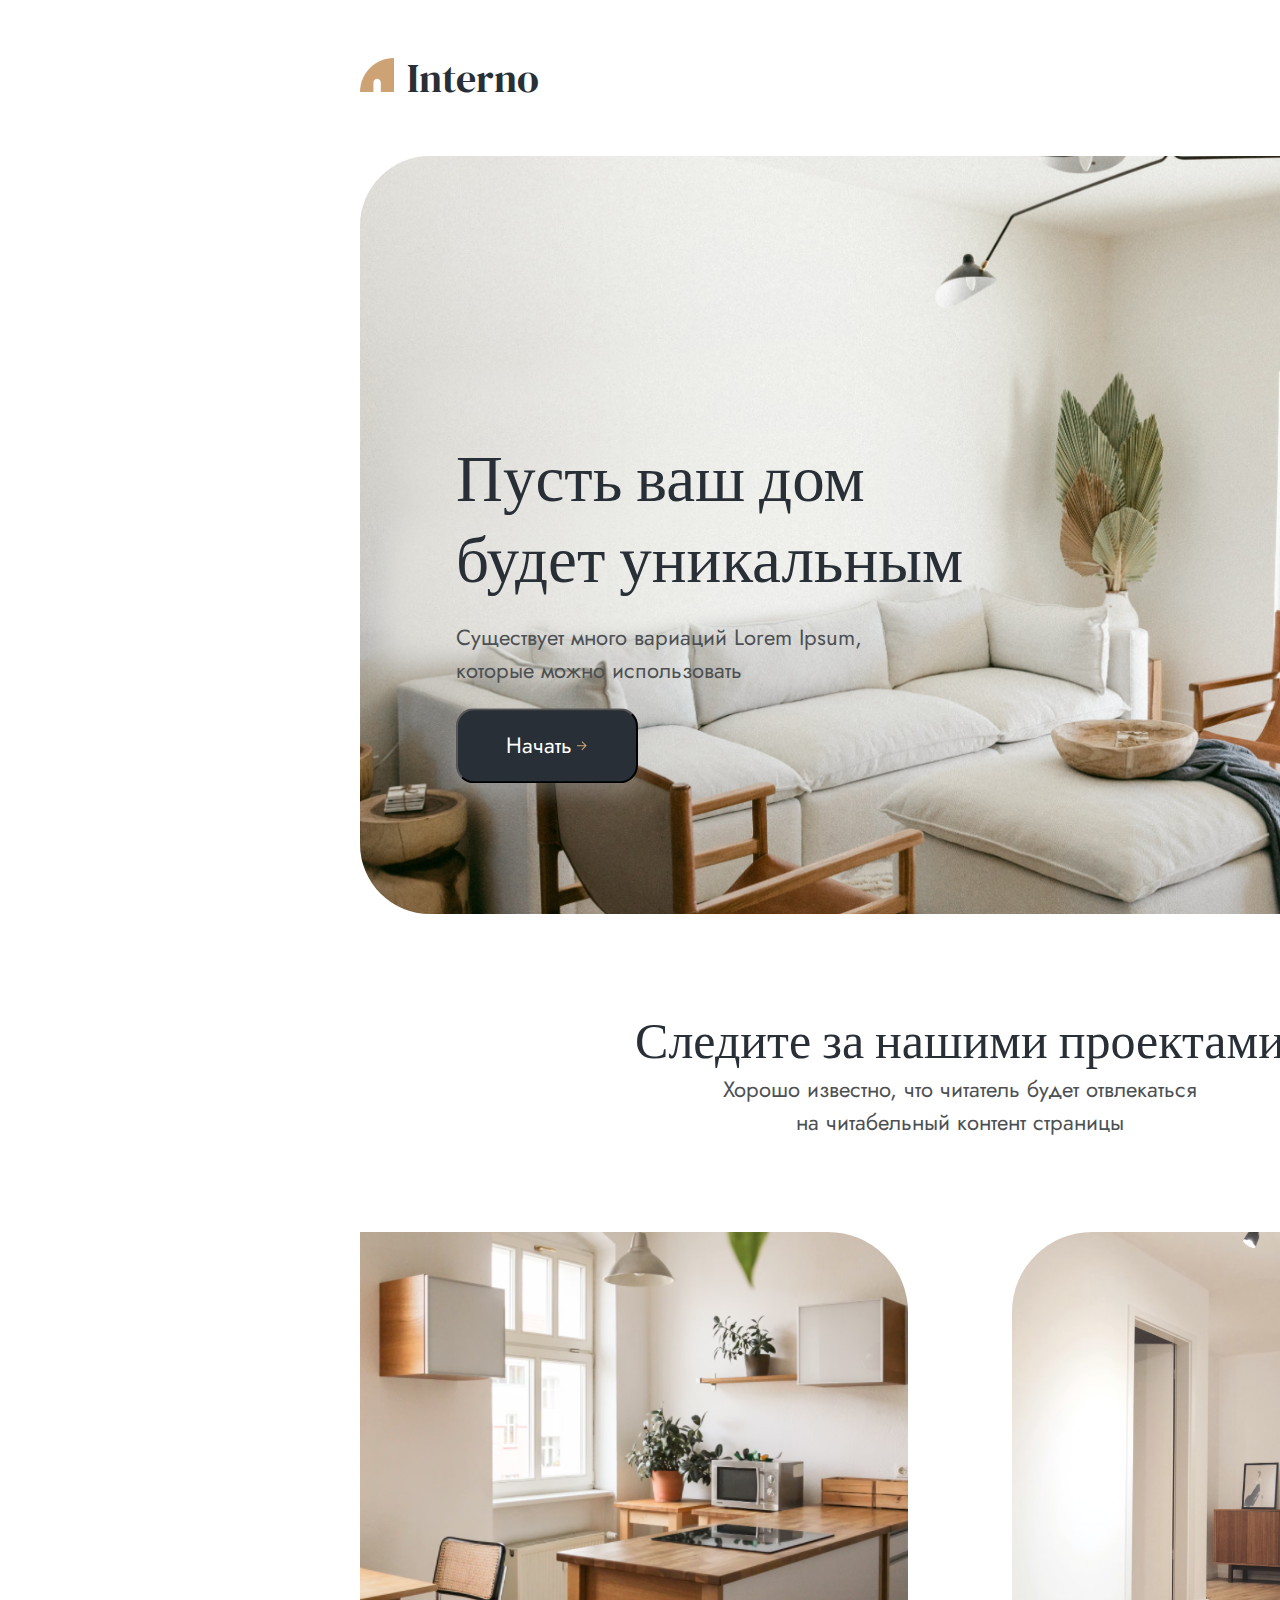
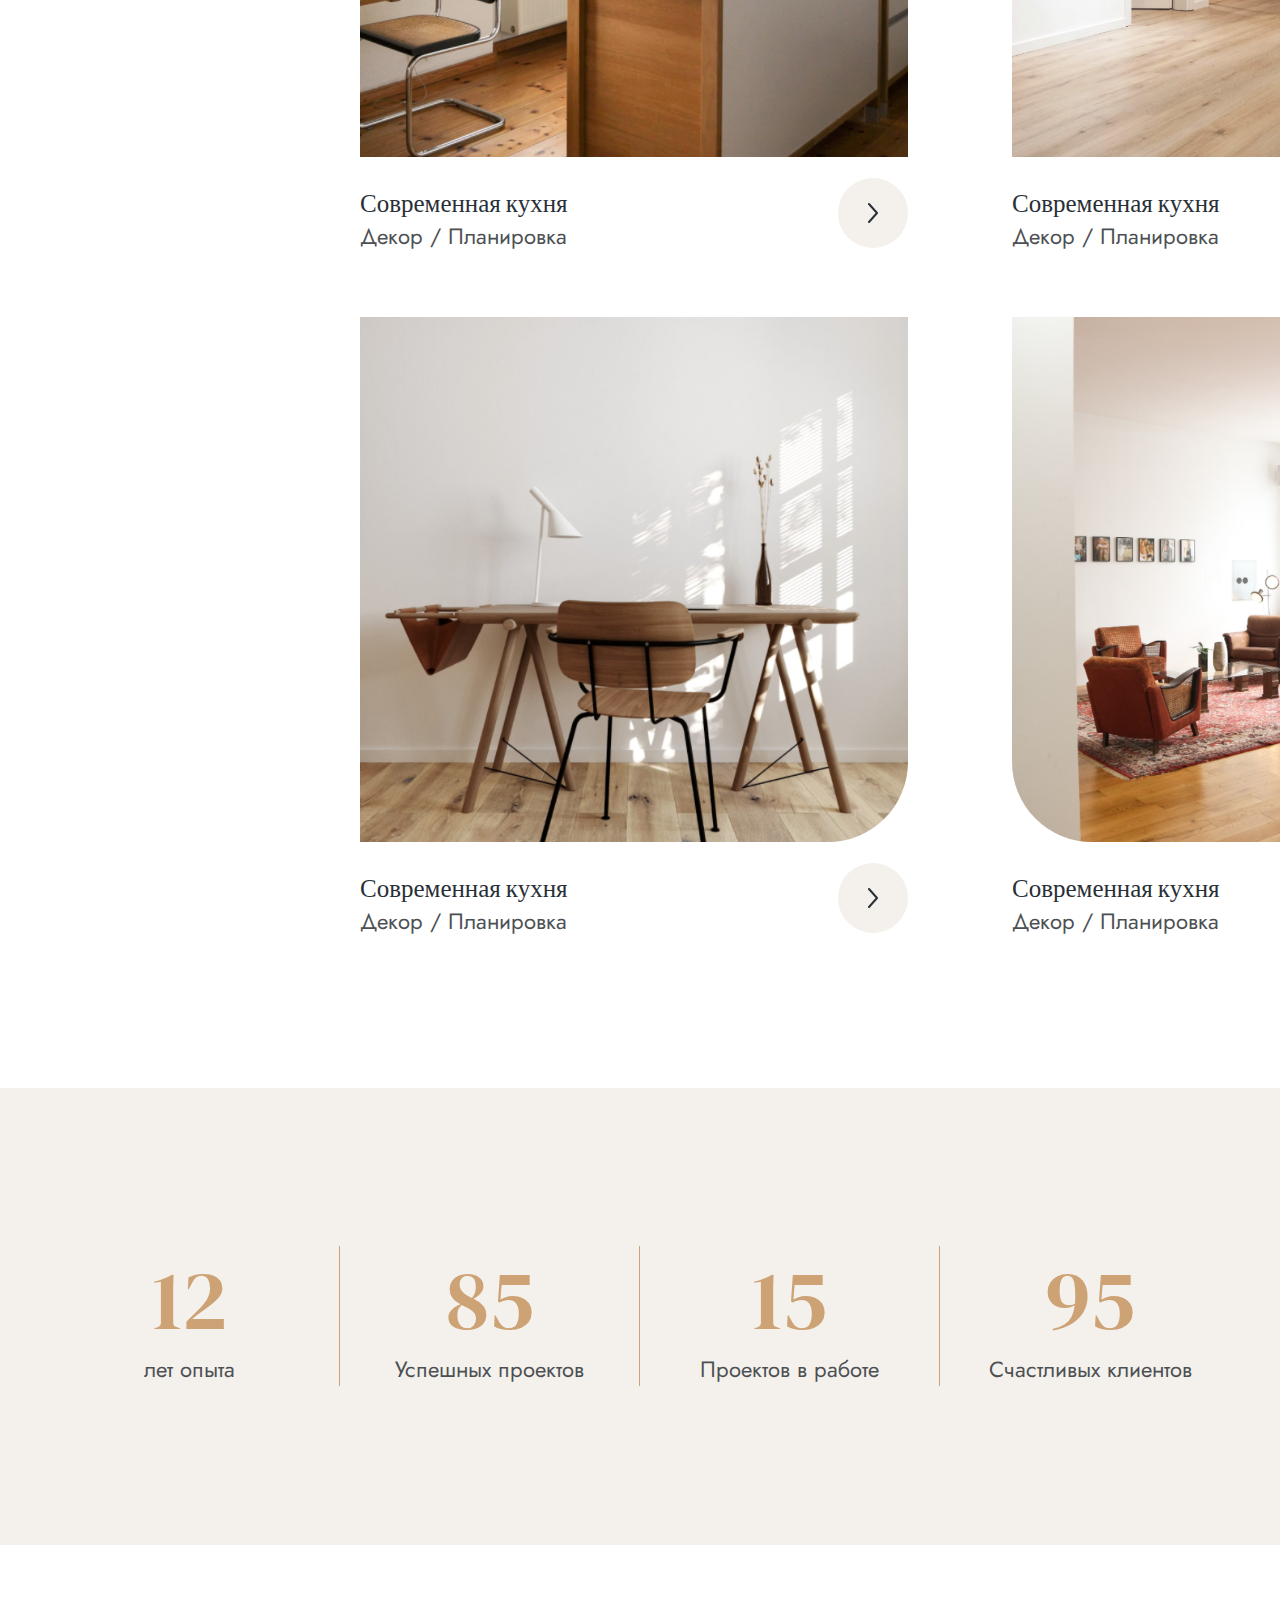
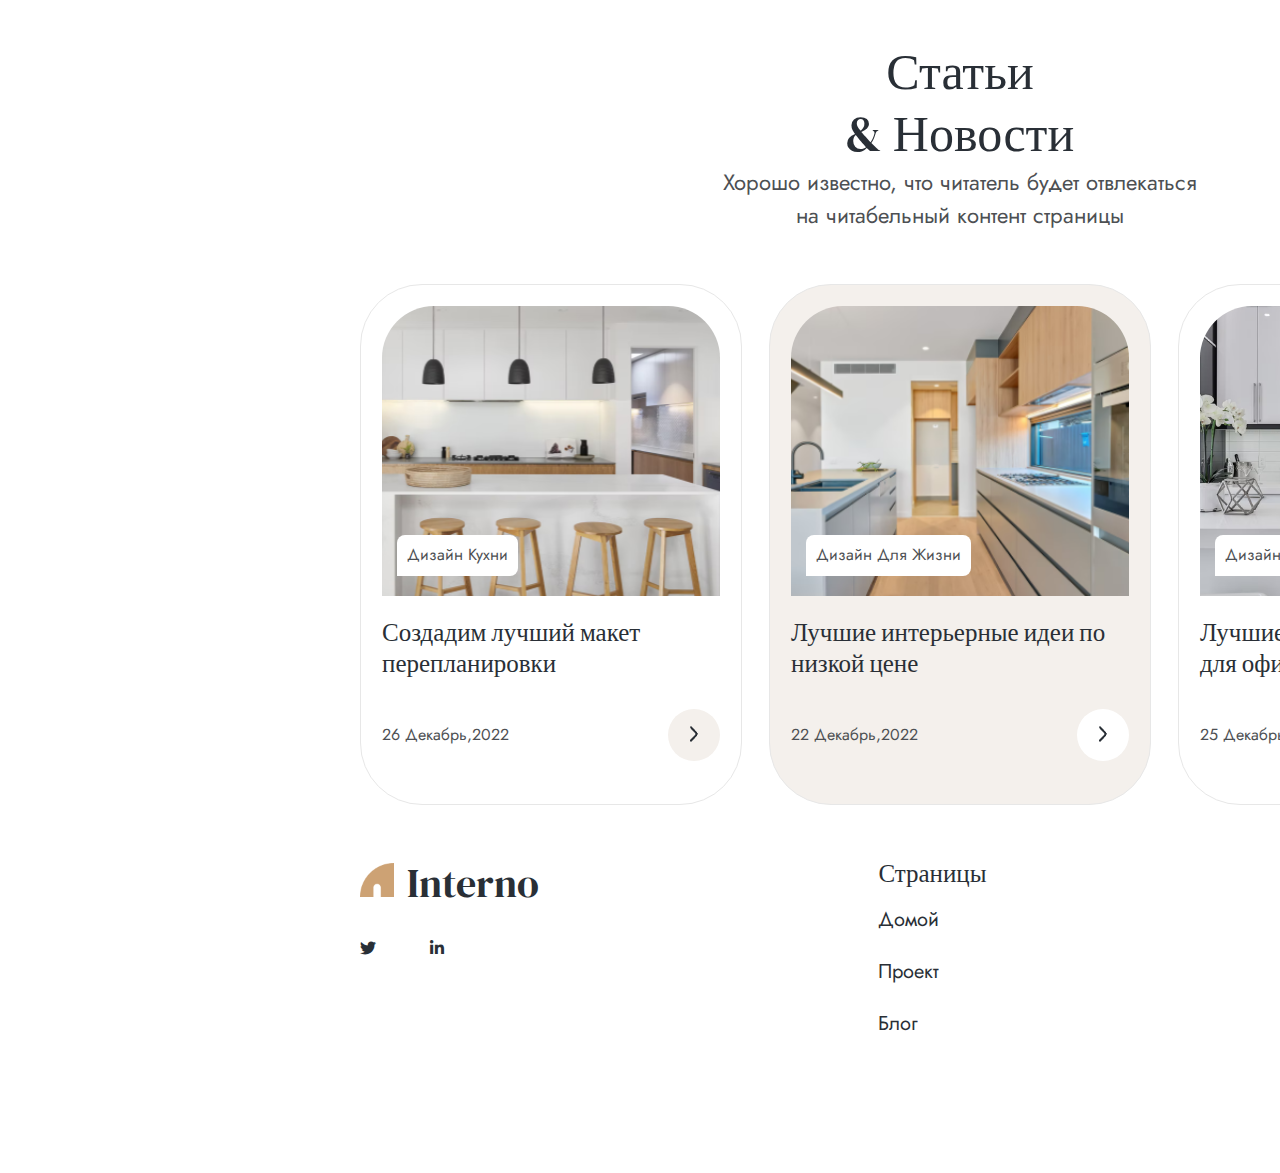
<file: index.html>
<!DOCTYPE html>
<html lang="en">

<head>
    <meta charset="UTF-8">
    <meta name="viewport" content="width=device-width, initial-scale=1.0">
    <title>interno</title>

    <link rel="stylesheet" href="styles.css">

    <link rel="stylesheet" href="https://cdnjs.cloudflare.com/ajax/libs/font-awesome/6.7.2/css/all.min.css">

    <link rel="preconnect" href="https://fonts.googleapis.com">
    <link rel="preconnect" href="https://fonts.gstatic.com" crossorigin>
    <link href="https://fonts.googleapis.com/css2?family=DM+Serif+Display:ital@0;1&family=Lato:ital,wght@0,100;0,300;0,400;0,700;0,900;1,100;1,300;1,400;1,700;1,900&display=swap" rel="stylesheet">

    <link rel="preconnect" href="https://fonts.googleapis.com">
    <link rel="preconnect" href="https://fonts.gstatic.com" crossorigin>
    <link href="https://fonts.googleapis.com/css2?family=DM+Serif+Display:ital@0;1&family=Jost:ital,wght@0,100..900;1,100..900&family=Lato:ital,wght@0,100;0,300;0,400;0,700;0,900;1,100;1,300;1,400;1,700;1,900&display=swap" rel="stylesheet">

</head>

<body>
    <div class="container">        
        <nav class="header">
            <div class="header-container">
                <div class="logo-nav">

                    <a href="#"><img class="logo-img" src="img/logo.png" alt="logo">
                        <span class="logo-text h1-text">Interno</span>
                    </a>
                    
                </div>
                <div class="menubar">
                    <ul class="nav">
                        <li class="nav-item"><a href="#" class="nav-link">Домой</a></li>
                        <li class="nav-item"><a href="#" class="nav-link">Проект</a></li>
                        <li class="nav-item"><a href="#" class="nav-link">Блог</a></li>
                    </ul>
                </div>
            </div>
        </nav>             
        <div class="banner">
           <div class="banner-container">
                <div class="banner_thumb banner-content">
                    <!--<img src="img/banner.png" alt="home-image">-->
                    <div class="subcontent">
                        <h1 class="sub-text h1-text flex-title"><span>Пусть ваш дом </span>
                            <span>будет уникальным</span></h1>
                        <p class="sub-p-text flex-p"><span>Существует много вариаций Lorem Ipsum,</span>
                        <span>которые можно использовать</span></p>
                        <button class="intro-button sub-p-text">
                            Начать 
                                <svg with="18" height="17" viewBox="0 0 18 17" fill="none" xmlns="http://www.w3.org/2000/svg">
                                    <path d="M1 8.43542L14.7232 8.29857M9.61818 1.91138L16.1412 8.43436L9.48677 15.0887"
                                        stroke="#CDA274" stroke-width="2" stroke-linecap="square" stroke-linejoin="round" />
                                </svg>                          
                        </button>
                    </div> 
                </div>
               <!-- <div class="subcontent">
                    <h1 class="sub-text h1-text">Пусть ваш дом будет уникальным</h1>
                    <p class="sub-p-text">Существует много вариаций Lorem Ipsum, которые можно использовать</p>
                    <button class="intro-button sub-p-text">Начать</button>
                </div> -->
            </div> 
        </div>
        
        <div class="project">
            <div class="project-wrapper">
                <div class="project-top">
                    <h1 class="title-heading">Следите за нашими проектами</h1>
                    <p class="text-heading flex-p">
                        <span>Хорошо известно, что читатель будет отвлекаться</span>
                        <span>на читабельный контент страницы</span>
                    </p>
                </div>
                <div class="project-content">
                    <div class="project-card">
                        <div class="project-card-image image-top-left"></div>
                        <div class="blog-card-content project-card-content">
                            <div class="flex-title-block">
                                <p class="blog-card-text">Современная кухня</p>
                                <p class="text-heading">Декор / Планировка</p>
                            </div>                           
                            <div class="project-card-bottom">
                                    <a href="#">
                                        <svg width="70" height="70" viewBox="0 0 70 70" fill="none">
                                            <!-- Круг -->
                                            <circle cx="35" cy="35" r="35" fill="#F4F0EC"></circle>       
                                            <!-- Стрелка -->
                                            <svg x="30" y="25" width="10" height="20" viewBox="0 0 10 20" fill="none" xmlns="http://www.w3.org/2000/svg">
                                                <path d="M1 19L9 10L1 1" stroke="#292F36" stroke-width="2" stroke-linecap="round" stroke-linejoin="round"></path>
                                            </svg>
                                        </svg>
                                    </a>
                                                           
                            </div>                              
                        </div>
                        
                       
                    </div>
                    <div class="project-card">
                        <div class="project-card-image image-top-right"></div>
                        <div class="blog-card-content project-card-content">
                            <div class="flex-title-block">
                                <p class="blog-card-text">Современная кухня</p>
                                <p class="text-heading">Декор / Планировка</p>
                            </div>                           
                            <div class="project-card-bottom">
                                    <a href="#">
                                        <svg width="70" height="70" viewBox="0 0 70 70" fill="none">
                                            <!-- Круг -->
                                            <circle cx="35" cy="35" r="35" fill="#F4F0EC"></circle>       
                                            <!-- Стрелка -->
                                            <svg x="30" y="25" width="10" height="20" viewBox="0 0 10 20" fill="none" xmlns="http://www.w3.org/2000/svg">
                                                <path d="M1 19L9 10L1 1" stroke="#292F36" stroke-width="2" stroke-linecap="round" stroke-linejoin="round"></path>
                                            </svg>
                                        </svg>
                                    </a>                       
                            </div>                              
                        </div>                      
                    </div>
                    <div class="project-card">
                        <div class="project-card-image image-bottom-left"></div>
                        <div class="blog-card-content project-card-content">
                            <div class="flex-title-block">
                                <p class="blog-card-text">Современная кухня</p>
                                <p class="text-heading">Декор / Планировка</p>
                            </div>                           
                            <div class="project-card-bottom">
                                    <a href="#">
                                        <svg width="70" height="70" viewBox="0 0 70 70" fill="none">
                                            <!-- Круг -->
                                            <circle cx="35" cy="35" r="35" fill="#F4F0EC"></circle>       
                                            <!-- Стрелка -->
                                            <svg x="30" y="25" width="10" height="20" viewBox="0 0 10 20" fill="none" xmlns="http://www.w3.org/2000/svg">
                                                <path d="M1 19L9 10L1 1" stroke="#292F36" stroke-width="2" stroke-linecap="round" stroke-linejoin="round"></path>
                                            </svg>
                                        </svg>
                                    </a>                      
                            </div>                              
                        </div>
                    </div>
                    <div class="project-card">
                        <div class="project-card-image image-bottom-right"></div>
                        <div class="blog-card-content project-card-content">
                            <div class="flex-title-block">
                                <p class="blog-card-text">Современная кухня</p>
                                <p class="text-heading">Декор / Планировка</p>
                            </div>                           
                            <div class="project-card-bottom">
                                    <a href="#">
                                        <svg width="70" height="70" viewBox="0 0 70 70" fill="none">
                                            <!-- Круг -->
                                            <circle cx="35" cy="35" r="35" fill="#F4F0EC"></circle>       
                                            <!-- Стрелка -->
                                            <svg x="30" y="25" width="10" height="20" viewBox="0 0 10 20" fill="none" xmlns="http://www.w3.org/2000/svg">
                                                <path d="M1 19L9 10L1 1" stroke="#292F36" stroke-width="2" stroke-linecap="round" stroke-linejoin="round"></path>
                                            </svg>
                                        </svg>
                                    </a>                   
                            </div>                              
                        </div>
                    </div>
                </div>
                
            </div>
        </div>
        <div class="counter">
            <div class="counter-wrapper">
                <div class="counter-info">
                    <div class="counter-item">
                        <span class="counter-item-num">12</span>
                        <span class="text-heading">лет опыта</span>
                    </div>
                    <div class="counter-item">
                        <span class="counter-item-num">85</span>
                        <span class="text-heading">Успешных проектов</span>
                    </div>
                    <div class="counter-item">
                        <span class="counter-item-num">15</span>
                        <span class="text-heading">Проектов в работе</span>
                    </div>
                    <div class="counter-item">
                        <span class="counter-item-num">95</span>
                        <span class="text-heading">Счастливых клиентов</span>
                    </div>
                </div>
            </div>

        </div>
        <div class="blog">
            <div class="blog-wrapper">
                <div class="blog-top">
                    <h1 class="title-heading flex-title">
                        <span class="first-line">Статьи</span>
                        <span class="second-line">& Новости</span>
                    </h1>
                    <p class="text-heading flex-p">
                        <span>Хорошо известно, что читатель будет отвлекаться</span>
                        <span>на читабельный контент страницы</span>
                    </p>
                </div>
                <div class="blog-content">
                    
                        <div class="card">
                            <div class="blog-card-image">
                                <img src="img/blog1.png" alt="Дизайн кухни">
                                <p class="card-title blog-card-text-date">Дизайн кухни</p>
                            </div>
                           <!-- <div class="blog-card-image"></div> -->
                            <div class="blog-card-content">
                                <p class="blog-card-text">Создадим лучший макет перепланировки</p>
                                <div class="card-bottom">
                                    <p class="blog-card-text-date">26 Декабрь,2022</p>
                                    <button class="card-button"><a href="#"><img src="img/Vector.png" alt="button"></a></button>                                  
                                </div>                              
                            </div>
                        </div>                        

                        <div class="card color-card">
                            <div class="blog-card-image">
                                <img src="img/blog2.png" alt="Дизайн дома">
                                <p class="card-title blog-card-text-date">Дизайн для жизни</p>
                            </div>
                            <div class="blog-card-content">
                                <p class="blog-card-text">Лучшие интерьерные идеи по низкой цене</p>
                                <div class="card-bottom">
                                    <p class="blog-card-text-date">22 Декабрь,2022</p>
                                    <button class="card-button color-card-button"><a href="#"><img src="img/Vector.png" alt="button"></a></button>                                  
                                </div>
                            </div>
                        </div>
                    
                        <div class="card">
                            <div class="blog-card-image">
                                <img src="img/blog3.png" alt="Дизайн офиса">
                                <p class="card-title blog-card-text-date">Дизайн интерьера</p>
                            </div>
                            <div class="blog-card-content">
                                <p class="blog-card-text">Лучшие интерьерные решения для офисов</p>
                                <div class="card-bottom">
                                    <p class="blog-card-text-date">25 Декабрь,2022</p>
                                    <button class="card-button"><a href="#"><img src="img/Vector.png" alt="button"></a></button>                                  
                                </div>
                            </div>
                        </div>
                                       
                </div>
            </div>
        </div>
        <div class="footer">
            <div class="footer-wrapper">
                <div class="logo">
                    <div class="logo-nav">
                        <a href="#"><img class="logo-img" src="img/logo.png" alt="logo">
                            <span class="logo-text h1-text">Interno</span>
                        </a>
                    </div>
                    <div class="icons">
                        <a href="https://twitter.com"><i class="fa-brands fa-twitter"></i></a>
                        <a href="https://linkedin.com"><i class="fa-brands fa-linkedin-in"></i></a>
                    </div>
                </div>
                
                <div class="pages">
                    <h1 class="blog-card-text">Страницы</h1>
                    <ul class="nav-footer">
                        <li class="nav-item nav-item-footer"><a href="#" class="nav-link">Домой</a></li>
                        <li class="nav-item nav-item-footer"><a href="#" class="nav-link">Проект</a></li>
                        <li class="nav-item nav-item-footer"><a href="#" class="nav-link">Блог</a></li>
                    </ul>
                </div>
                <div class="contacts">
                    <h1 class="blog-card-text">Контакты</h1>
                    <ul class="nav-footer">
                        <li class="nav-item nav-item-footer nav-link nav-link-footer">55 East Birchwood Ave. <br> 
                            Brooklyn, New York 11201 </li>
                        <li class="nav-item nav-item-footer nav-link nav-link-footer">contact@interno.com
                            </li>
                        <li class="nav-item nav-item-footer nav-link nav-link-footer">(123) 456 - 7890</li>
                    </ul>

                </div>

            </div>
        </div>

    </div>
</body>

</html>
</file>
<file: styles.css>
* {
    margin: 0;
    padding: 0;
    box-sizing: border-box;
}

body {
    font-family: 'DM Serif Display', serif;
}

.container {
   
} 

.header {
    /*display: flex;
    align-items: center;
    justify-content: space-between;*/
    /*margin: 53px 360px 96px 360px;*/
}

.logo-nav {
    display: flex;
    align-items: center;
}

.logo-nav a {
    text-decoration: none;
}

.logo-img {
    width: 34px;
    margin-right: 10px;
}

.h1-text {
    color: rgb(41, 47, 54);
    font-family: DM Serif Display;
    font-weight: 400;
    line-height: 125%;
    letter-spacing: 0%;
    text-align: left;
}

.logo-text {
    font-size: 40px; 
}

.nav {
    /*display: flex;
    flex-direction: row;
    justify-content: flex-end;*/
    display: block;
    list-style-type: none;
    padding-left: 0;
    margin-bottom: 0;
}

.nav-item {
    padding-right: 10px;
    display: inline-block;
}

.nav-link {
    text-decoration: none;
    color: #212529;
    color: rgb(41, 47, 54);
    font-family: Jost;
    font-size: 20px;
    font-weight: 400;
    line-height: 125%;
    letter-spacing: 0%;
    text-align: center;
}

.header-container {
	display: flex;
    align-items:center;
    justify-content: space-between;
    margin: 53px 360px 53px 360px;
    width: 100%;
    max-width: 1200px;
}


.sub-text {
    font-size: 65px;    
}

.sub-p-text {
    color: rgb(77, 80, 83);
    font-family: Jost;
    font-size: 22px;
    font-weight: 400;
    line-height: 150%;
    letter-spacing: 1%;
    text-align: left;
}


/*.banner{
    position: relative;
    margin-top: 57px;
    overflow: hidden;

    width: 1200px;
    
   
    left: 360px;
    border-radius: 70px;
    background: rgb(244, 240, 236);
    margin-bottom: 96px;
}*/

.banner-container {
    display: flex;
    width: 100%;
    max-width: 1200px;
    margin: 53px 360px 96px 360px;
}

.subcontent {
    position: absolute;
    top: 60%;
    left: 8%;
    transform: translateY(-50%);
    max-width: 600px;
    display: flex;
    flex-direction: column;
    gap: 21px;
}

.banner_thumb {
    background-image: url(img/banner.png);
    background-size: cover;
    background-position: center;
    width: 1200px;
    height: 758px;
    position: relative;
    overflow: hidden;
    border-radius: 70px;
    position: relative;
}

.intro-button {
    align-self: start;
    justify-self: start;
    /* Other styles */
    border-radius: 18px;
    box-shadow: 0px 10px 20px 0px rgba(192, 192, 192, 0.35);
    background: rgb(41, 47, 54);
    padding: 26px 49px 26px 48px;
    width: 182px;
    height: 75px;
    color: #fff;
    display: flex;
    align-items: center;
    justify-content: center;
}

.intro-button svg {
    stroke-width: 2px;
    stroke: #cda274;
    margin-left: 5px;
}

.project-wrapper {
    margin: 53px 360px 96px 360px;
    /*display: flex;
    flex-direction: column;*/
    width: 100%;
    max-width: 1200px;
  }

  .project-content {
    display: flex;
    justify-content: space-between;
    flex-wrap: wrap;
    gap: 10px;
    margin-top: 93px;
    margin-bottom: 33px;
}

.project-card-image {  
    width: 548px;
    height: 525px;
    overflow: hidden;
}

.image-top-left {
    background-image: url(img/proj01.png);
    background-size: cover;
    background-position: center;   
    border-radius: 0px 80px 0px 0px;
}

.image-top-right {
    background-image: url(img/proj02.png);
    background-size: cover;
    background-position: center;   
    border-radius: 80px 0px 0px 0px;
}

.image-bottom-left {
    background-image: url(img/proj03.png);
    background-size: cover;
    background-position: center;   
    border-radius: 0px 0px 80px 0px;
}

.image-bottom-right {
    background-image: url(img/proj04.png);
    background-size: cover;
    background-position: center;   
    border-radius: 0px 0px 0px 80px;
}


.project-card {
    height: 619px;
    width: 548px;
    overflow: hidden;
    margin-bottom: 56px;    
}


.project-card-content {
    display: flex;
    align-items: flex-end;
    justify-content: space-between;
}




.blog-wrapper {
    margin: 96px 360px 53px 360px;
    /*display: flex;
    flex-direction: column;*/
    width: 100%;
    max-width: 1200px;
   /* padding-top: 212px;*/
}

.blog-top {
    text-align: center;
    /*width: 911px;*/
}

.title-heading {
    color: rgb(41, 47, 54);
    font-family: DM Serif Display;
    font-size: 50px;
    font-weight: 400;
    line-height: 125%;
    letter-spacing: 2%;
    text-align: center;
}

.text-heading {
    color: rgb(77, 80, 83);
    font-family: Jost;
    font-size: 22px;
    font-weight: 400;
    line-height: 150%;
    letter-spacing: 1%;
    text-align: center;
}

.flex-title {
    display: flex;
    flex-direction: column;
    /*align-items: center; */
  }
  
.flex-p {
    display: flex;
    flex-direction: column;
    justify-content: center; 
    line-height: 1.5em; 
  }


.blog-content {
    display: flex;
    justify-content: space-between;
    flex-wrap: wrap;
    gap: 10px;
    margin-top: 52px;
    margin-bottom: 33px;
}

.card {
    border: 1px solid #e7e7e7;
    border-radius: 62px;
    padding: 21px;
    width: 382px;
    height: 521px;
    overflow: hidden;
    position: relative;
    padding-bottom: 20px;
    /*display: flex;
    flex-direction: column;
    justify-content: flex-start;
    align-items: center;*/
}


.blog-content-card {
    
}

.blog-card-image {
    /*width: 340px;*/
    height: 290px;
    position: relative;
    border-top-left-radius: 52px;
    border-top-right-radius: 52px;
    overflow: hidden;
    /*background: url(img/blog1.png);*/
}

.blog-card-image img{
    /*width: 100%;*/
    display: block;
    position: absolute;
    width: 622.62px;
    /*height: 415.08px;*/
    left: -163.43px;
    /*right: -119.19px;*/
    top: -61.5px;
    bottom: -64.31px;
}

.blog-card-content {
    margin-top: 21px;
}

.blog-card-text {
    color: rgb(41, 47, 54);
    font-family: 'DM Serif Display';
    font-size: 25px;
    font-weight: 400;
    line-height: 125%;
    letter-spacing: 2%;
    text-align: left;
}

.blog-card-text-date {
    color: rgb(77, 80, 83);
    font-family: Jost;
    font-size: 16px;
    font-weight: 400;
    line-height: 150%;
    letter-spacing: 1%;
    text-align: left;
    text-transform: capitalize;
}

.card-title {
    position: absolute;
    bottom: 20px;
    left: 15px;
    height: 41px;
    border-radius: 8px 8px 8px 0;
    background: #fff;
    display: flex;
    align-items: center;
    padding: 10px;
}
.card-bottom {
    display: flex;
    justify-content: space-between;
    align-items: center;
    margin-top: 30px;
}

.card-button {
    background: rgb(244, 240, 236);
    border-radius: 40px;
    border: none;
    width: 52px;
    height: 52px;
    right: 0;
}

.card-button :hover {
    transform: rotate(180.00deg);
}

.color-card {
    background: rgb(244, 240, 236);
}

.color-card-button {
    background: #fff;
}

.footer-wrapper {
    width: 100%;
    max-width: 1200px;
    display: flex;
    justify-content: space-between;
    margin: 0 360px 103px 360px;
}

.icons {
    margin-top: 31px;
    display: flex;
    flex-direction: row;
    gap: 54px;

}
.icons a {
    color: #292f36;
    line-height: 120%;
}

.nav-footer {
    list-style-type: none;
    display: flex;
    flex-direction: column;
    gap: 9px;
    margin-top: 9px;
}
.nav-item-footer {
    margin: 9px 0px;
}
.nav-link-footer {
    text-align: left;
}

.blog-top-news {
    margin-top: 88px;
}

.title-text {
    color: rgb(41, 47, 54);
    font-family: DM Serif Display;
    font-size: 50px;
    font-weight: 400;
    line-height: 125%;
    letter-spacing: 2%;
    text-align: lefy;
}

.blog-top-news h1{
    text-align: left;
}

.post {
    display: flex;
    flex-direction: column;
}

.post-content {
    display: flex;
    flex-direction: row;
    margin-top: 27px;
}

.card-news {
    width: 100%;
    height: 540px;
    display: grid;
    grid-template-columns: 1fr 1fr;
    gap: 65px;
}

.image-news {
    width: 569px;
    height: 478px;
    /*margin: 0px 65px;*/
    border-radius: 50px;
    background: rgb(196, 196, 196);
}

.image-news img {
    left: -42.5px;
    right: -153.5px;
    top: 15px;
    bottom: -47px;
    width: 765px;
}
.post-desc h2 {
    margin-bottom: 22px;
}
.post-desc-text {
    color: rgb(77, 80, 83);
    font-family: Jost;
    font-size: 22px;
    font-weight: 400;
    line-height: 150%;
    letter-spacing: 1%;
    text-align: left;
}
.post-desc {
    margin-right: 34px;
}

.banner-wrapper {
    background-image: url(img/kitchen.png);
    height: 356px;
    background-position: center center;
}

.section-title {
    display: flex;
    flex-direction: column;
    align-items: center;
    position: absolute;
    bottom: 25%;
    left: 40%;
    width: 503px;
    padding: 41px 78px;
    border-radius: 37px 37px 0px 0px;
    background: rgb(255, 255, 255);
}

.counter-wrapper {
    background-color: rgba(244, 240, 236, 1);
    height: 457px;
    display: flex;
    justify-content: center;
}

.counter-info {
    max-width: 1200px;
    width: 100%;
    display: grid;
    grid-template-columns: 1fr 1fr 1fr 1fr;
    align-items: center;
}

.counter-info div:not(:last-child) {
    border-right: 1px solid rgb(205, 162, 116);
}

.counter-item {
    display: flex;
    flex-direction: column;
    align-items: center;
}

.counter-item-num {
    color: rgb(205, 162, 116);
    font-family: DM Serif Display;
    font-size: 85px;
    font-weight: 400;
    line-height: 125%;
    letter-spacing: 2%;
    text-align: left;
}
</file>
